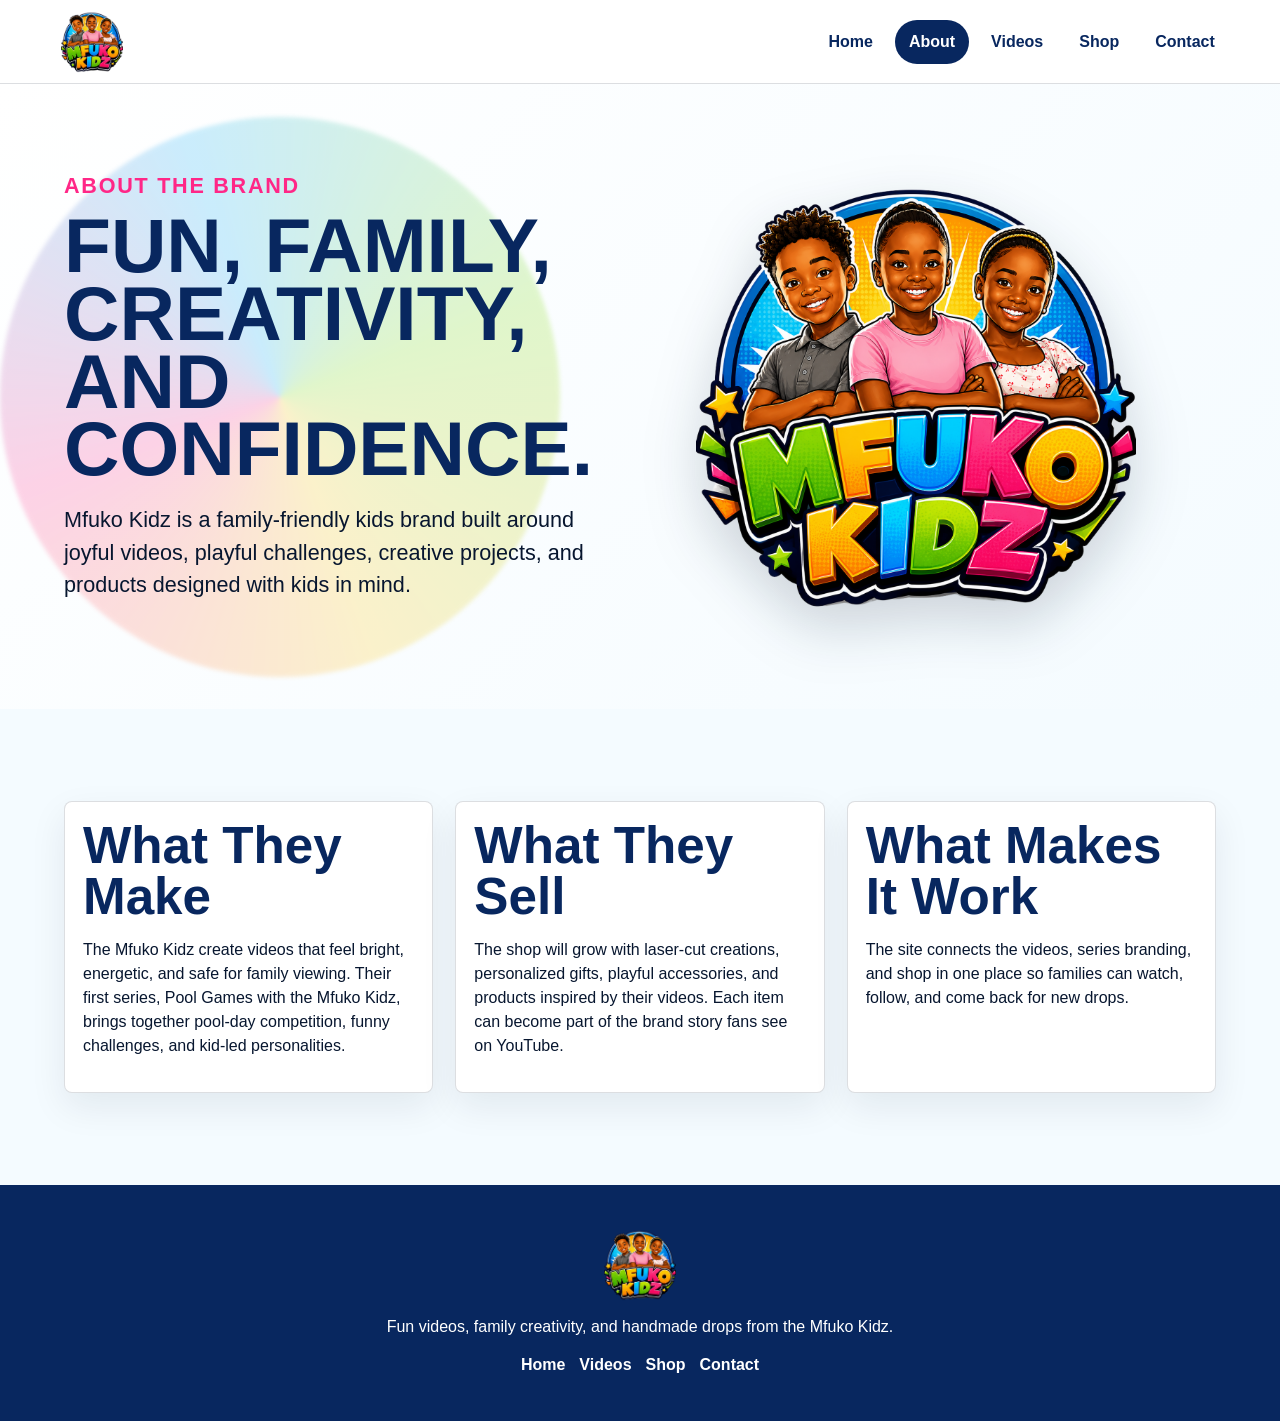
<file: about.html>
<!doctype html>
<html lang="en">
  <head>
    <meta charset="utf-8">
    <meta name="viewport" content="width=device-width, initial-scale=1">
    <title>About | Mfuko Kidz</title>
    <meta name="description" content="Meet Mfuko Kidz, a family-friendly brand for videos, games, creative projects, and kid-made products.">
    <link rel="stylesheet" href="styles.css">
  </head>
  <body>
    <header class="site-header">
      <a class="brand" href="index.html" aria-label="Mfuko Kidz home">
        <img src="assets/mfuko-kidz-logo.png" alt="Mfuko Kidz logo">
      </a>
      <button class="menu-toggle" type="button" aria-expanded="false" aria-controls="site-nav">Menu</button>
      <nav class="site-nav" id="site-nav" aria-label="Main navigation">
        <a href="index.html">Home</a>
        <a href="about.html" aria-current="page">About</a>
        <a href="videos.html">Videos</a>
        <a href="shop.html">Shop</a>
        <a href="contact.html">Contact</a>
      </nav>
    </header>

    <main>
      <section class="page-hero compact">
        <div>
          <p class="eyebrow">About the brand</p>
          <h1>Fun, family, creativity, and confidence.</h1>
          <p>Mfuko Kidz is a family-friendly kids brand built around joyful videos, playful challenges, creative projects, and products designed with kids in mind.</p>
        </div>
        <img src="assets/mfuko-kidz-logo.png" alt="Mfuko Kidz logo">
      </section>

      <section class="content-grid">
        <article>
          <h2>What They Make</h2>
          <p>The Mfuko Kidz create videos that feel bright, energetic, and safe for family viewing. Their first series, Pool Games with the Mfuko Kidz, brings together pool-day competition, funny challenges, and kid-led personalities.</p>
        </article>
        <article>
          <h2>What They Sell</h2>
          <p>The shop will grow with laser-cut creations, personalized gifts, playful accessories, and products inspired by their videos. Each item can become part of the brand story fans see on YouTube.</p>
        </article>
        <article>
          <h2>What Makes It Work</h2>
          <p>The site connects the videos, series branding, and shop in one place so families can watch, follow, and come back for new drops.</p>
        </article>
      </section>
    </main>

    <footer class="site-footer">
      <img src="assets/mfuko-kidz-logo.png" alt="Mfuko Kidz logo">
      <p>Fun videos, family creativity, and handmade drops from the Mfuko Kidz.</p>
      <nav aria-label="Footer navigation">
        <a href="index.html">Home</a>
        <a href="videos.html">Videos</a>
        <a href="shop.html">Shop</a>
        <a href="contact.html">Contact</a>
      </nav>
    </footer>

    <script src="script.js"></script>
  </body>
</html>
</file>
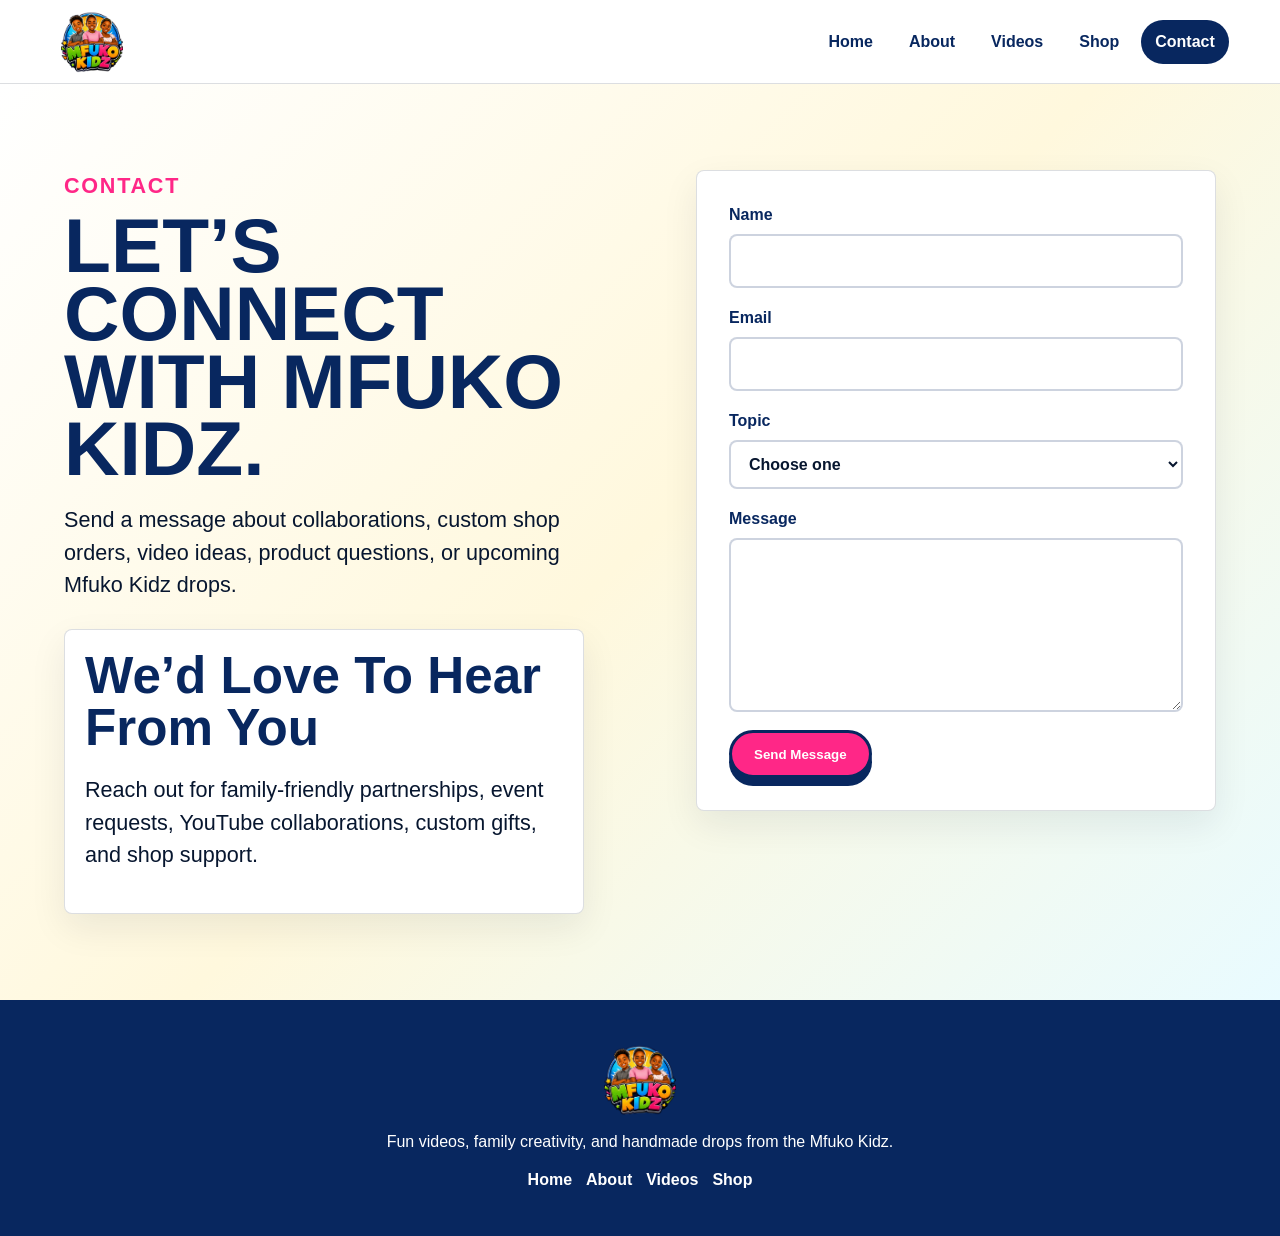
<file: contact.html>
<!doctype html>
<html lang="en">
  <head>
    <meta charset="utf-8">
    <meta name="viewport" content="width=device-width, initial-scale=1">
    <title>Contact | Mfuko Kidz</title>
    <meta name="description" content="Contact Mfuko Kidz for collaborations, shop questions, video ideas, and family-friendly brand opportunities.">
    <link rel="stylesheet" href="styles.css">
  </head>
  <body>
    <header class="site-header">
      <a class="brand" href="index.html" aria-label="Mfuko Kidz home">
        <img src="assets/mfuko-kidz-logo.png" alt="Mfuko Kidz logo">
      </a>
      <button class="menu-toggle" type="button" aria-expanded="false" aria-controls="site-nav">Menu</button>
      <nav class="site-nav" id="site-nav" aria-label="Main navigation">
        <a href="index.html">Home</a>
        <a href="about.html">About</a>
        <a href="videos.html">Videos</a>
        <a href="shop.html">Shop</a>
        <a href="contact.html" aria-current="page">Contact</a>
      </nav>
    </header>

    <main>
      <section class="contact-section">
        <div class="contact-copy">
          <p class="eyebrow">Contact</p>
          <h1>Let’s connect with Mfuko Kidz.</h1>
          <p>Send a message about collaborations, custom shop orders, video ideas, product questions, or upcoming Mfuko Kidz drops.</p>
          <div class="contact-card">
            <h2>We’d Love To Hear From You</h2>
            <p>Reach out for family-friendly partnerships, event requests, YouTube collaborations, custom gifts, and shop support.</p>
          </div>
        </div>
        <form class="contact-form" action="mailto:fredy@mission101media.com" method="post" enctype="text/plain">
          <label>
            Name
            <input type="text" name="name" autocomplete="name" required>
          </label>
          <label>
            Email
            <input type="email" name="email" autocomplete="email" required>
          </label>
          <label>
            Topic
            <select name="topic" required>
              <option value="">Choose one</option>
              <option>Shop question</option>
              <option>Video idea</option>
              <option>Collaboration</option>
              <option>Custom order</option>
            </select>
          </label>
          <label>
            Message
            <textarea name="message" rows="6" required></textarea>
          </label>
          <button class="button primary" type="submit">Send Message</button>
        </form>
      </section>
    </main>

    <footer class="site-footer">
      <img src="assets/mfuko-kidz-logo.png" alt="Mfuko Kidz logo">
      <p>Fun videos, family creativity, and handmade drops from the Mfuko Kidz.</p>
      <nav aria-label="Footer navigation">
        <a href="index.html">Home</a>
        <a href="about.html">About</a>
        <a href="videos.html">Videos</a>
        <a href="shop.html">Shop</a>
      </nav>
    </footer>

    <script src="script.js"></script>
  </body>
</html>
</file>
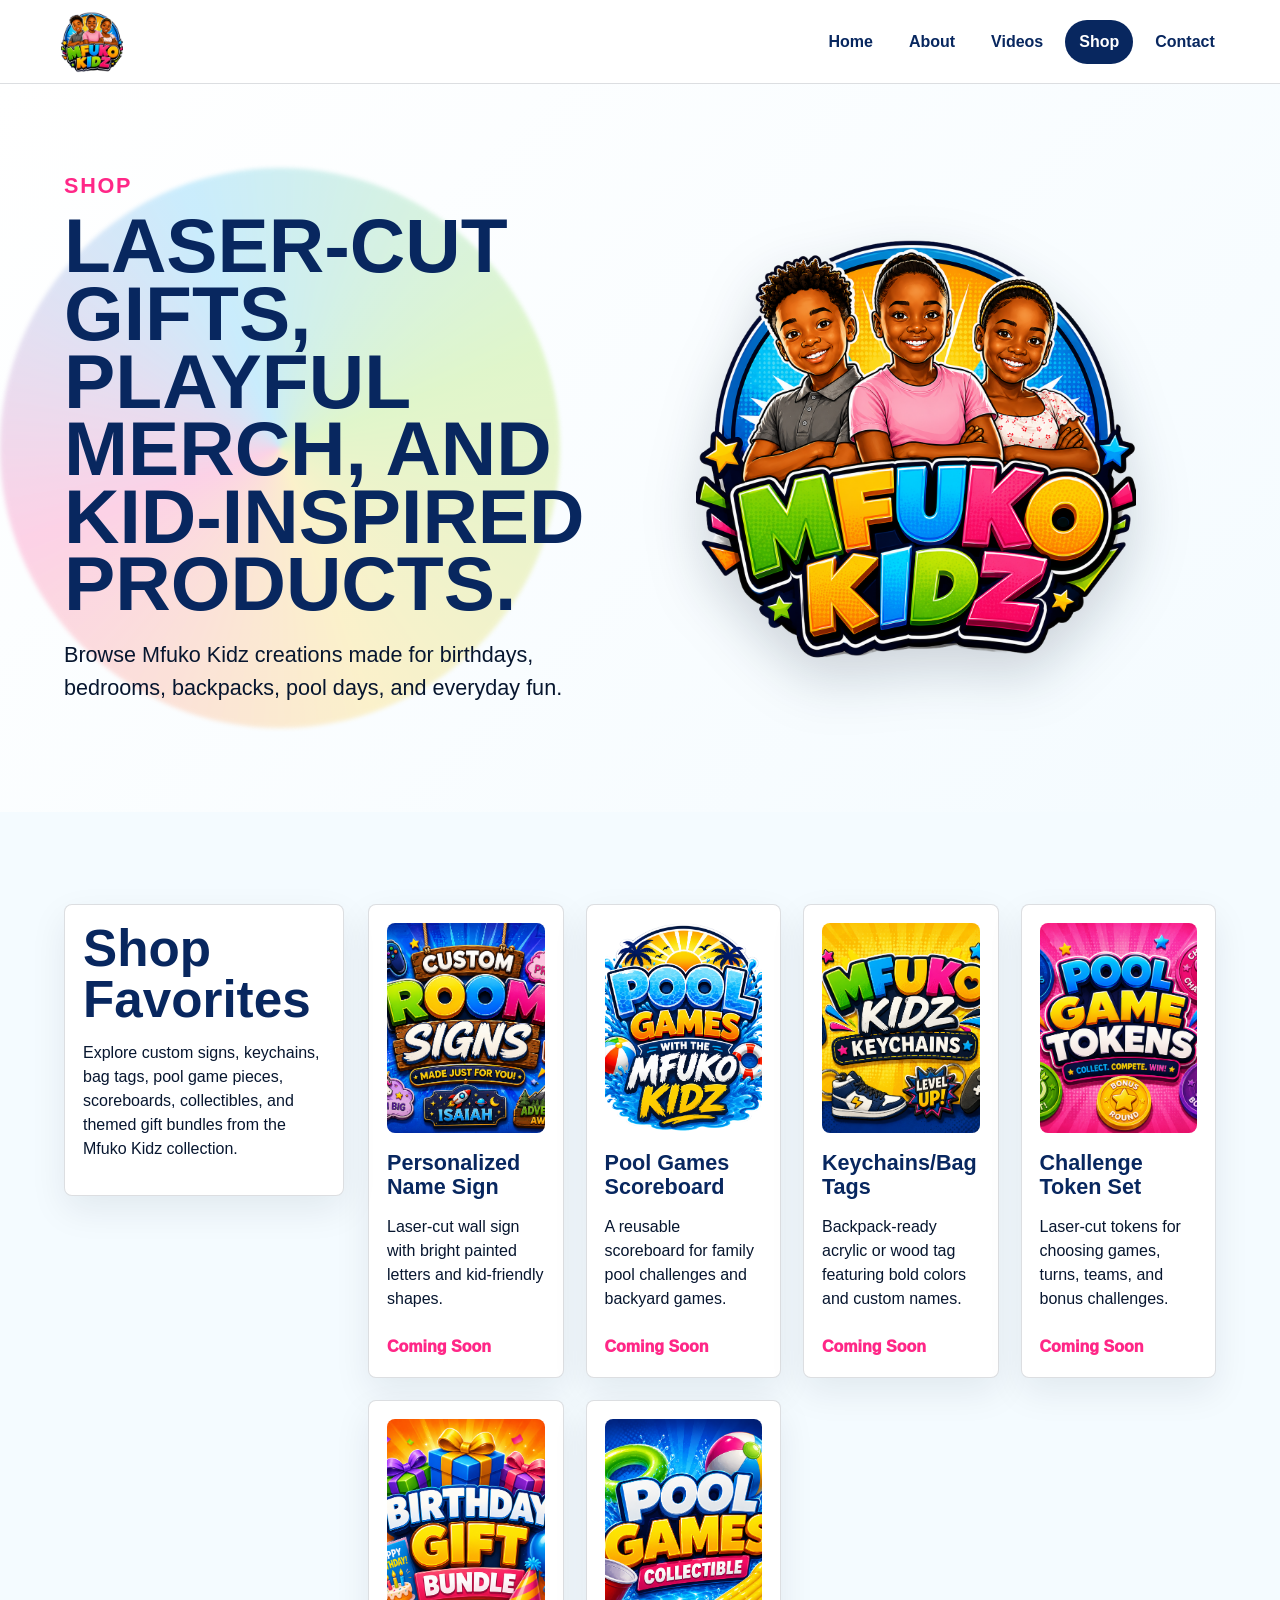
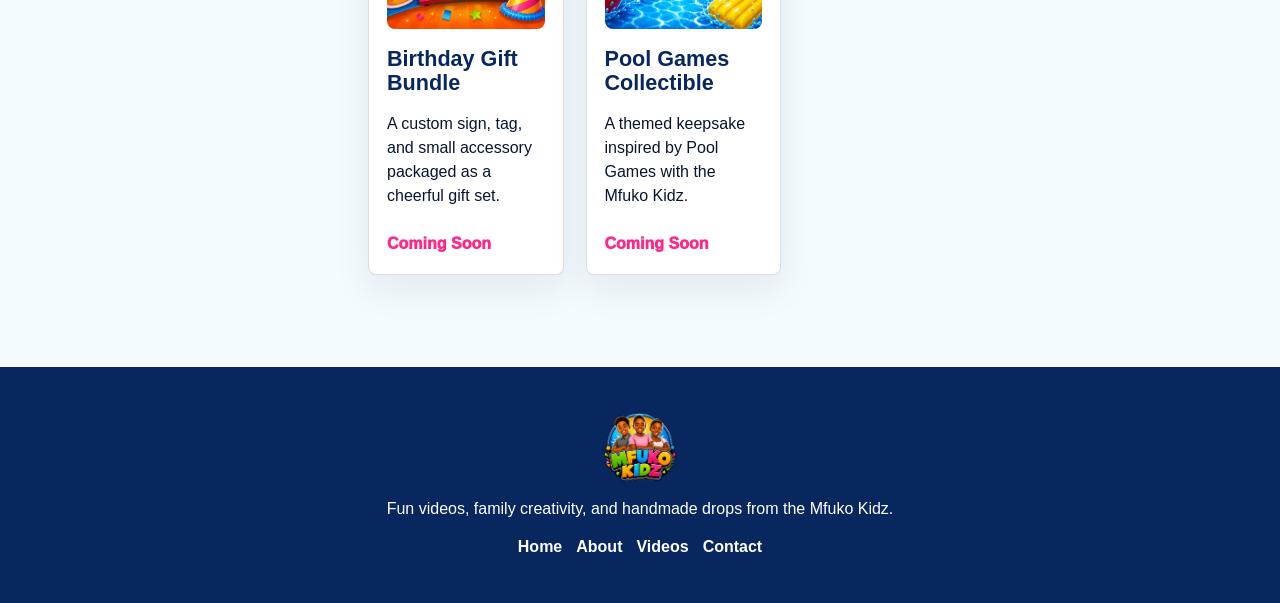
<file: shop.html>
<!doctype html>
<html lang="en">
  <head>
    <meta charset="utf-8">
    <meta name="viewport" content="width=device-width, initial-scale=1">
    <title>Shop | Mfuko Kidz</title>
    <meta name="description" content="Shop Mfuko Kidz laser-cut products, custom gifts, game pieces, and playful kid-inspired items.">
    <link rel="stylesheet" href="styles.css">
  </head>
  <body>
    <header class="site-header">
      <a class="brand" href="index.html" aria-label="Mfuko Kidz home">
        <img src="assets/mfuko-kidz-logo.png" alt="Mfuko Kidz logo">
      </a>
      <button class="menu-toggle" type="button" aria-expanded="false" aria-controls="site-nav">Menu</button>
      <nav class="site-nav" id="site-nav" aria-label="Main navigation">
        <a href="index.html">Home</a>
        <a href="about.html">About</a>
        <a href="videos.html">Videos</a>
        <a href="shop.html" aria-current="page">Shop</a>
        <a href="contact.html">Contact</a>
      </nav>
    </header>

    <main>
      <section class="page-hero compact">
        <div>
          <p class="eyebrow">Shop</p>
          <h1>Laser-cut gifts, playful merch, and kid-inspired products.</h1>
          <p>Browse Mfuko Kidz creations made for birthdays, bedrooms, backpacks, pool days, and everyday fun.</p>
        </div>
        <img src="assets/mfuko-kidz-logo.png" alt="Mfuko Kidz logo">
      </section>

      <section class="shop-layout">
        <aside class="shop-note">
          <h2>Shop Favorites</h2>
          <p>Explore custom signs, keychains, bag tags, pool game pieces, scoreboards, collectibles, and themed gift bundles from the Mfuko Kidz collection.</p>
        </aside>
        <div class="product-grid full">
          <article class="product-card">
            <div class="product-image product-photo">
              <img src="assets/custom-room-signs.png" alt="Custom name sign product graphic">
            </div>
            <h3>Personalized Name Sign</h3>
            <p>Laser-cut wall sign with bright painted letters and kid-friendly shapes.</p>
            <span class="price">Coming Soon</span>
          </article>
          <article class="product-card">
            <div class="product-image product-photo">
              <img src="assets/pool-games-logo.png" alt="Pool Games with the Mfuko Kidz graphic">
            </div>
            <h3>Pool Games Scoreboard</h3>
            <p>A reusable scoreboard for family pool challenges and backyard games.</p>
            <span class="price">Coming Soon</span>
          </article>
          <article class="product-card">
            <div class="product-image product-photo">
              <img src="assets/mfuko-kidz-keychains.png" alt="Mfuko Kidz keychains and bag tag product graphic">
            </div>
            <h3>Keychains/Bag Tags</h3>
            <p>Backpack-ready acrylic or wood tag featuring bold colors and custom names.</p>
            <span class="price">Coming Soon</span>
          </article>
          <article class="product-card">
            <div class="product-image product-photo">
              <img src="assets/pool-game-tokens.png" alt="Pool game tokens product graphic">
            </div>
            <h3>Challenge Token Set</h3>
            <p>Laser-cut tokens for choosing games, turns, teams, and bonus challenges.</p>
            <span class="price">Coming Soon</span>
          </article>
          <article class="product-card">
            <div class="product-image product-photo">
              <img src="assets/birthday-gift-bundle.png" alt="Birthday gift bundle product graphic">
            </div>
            <h3>Birthday Gift Bundle</h3>
            <p>A custom sign, tag, and small accessory packaged as a cheerful gift set.</p>
            <span class="price">Coming Soon</span>
          </article>
          <article class="product-card">
            <div class="product-image product-photo">
              <img src="assets/pool-games-collectible.png" alt="Pool Games collectible product graphic">
            </div>
            <h3>Pool Games Collectible</h3>
            <p>A themed keepsake inspired by Pool Games with the Mfuko Kidz.</p>
            <span class="price">Coming Soon</span>
          </article>
        </div>
      </section>
    </main>

    <footer class="site-footer">
      <img src="assets/mfuko-kidz-logo.png" alt="Mfuko Kidz logo">
      <p>Fun videos, family creativity, and handmade drops from the Mfuko Kidz.</p>
      <nav aria-label="Footer navigation">
        <a href="index.html">Home</a>
        <a href="about.html">About</a>
        <a href="videos.html">Videos</a>
        <a href="contact.html">Contact</a>
      </nav>
    </footer>

    <script src="script.js"></script>
  </body>
</html>
</file>
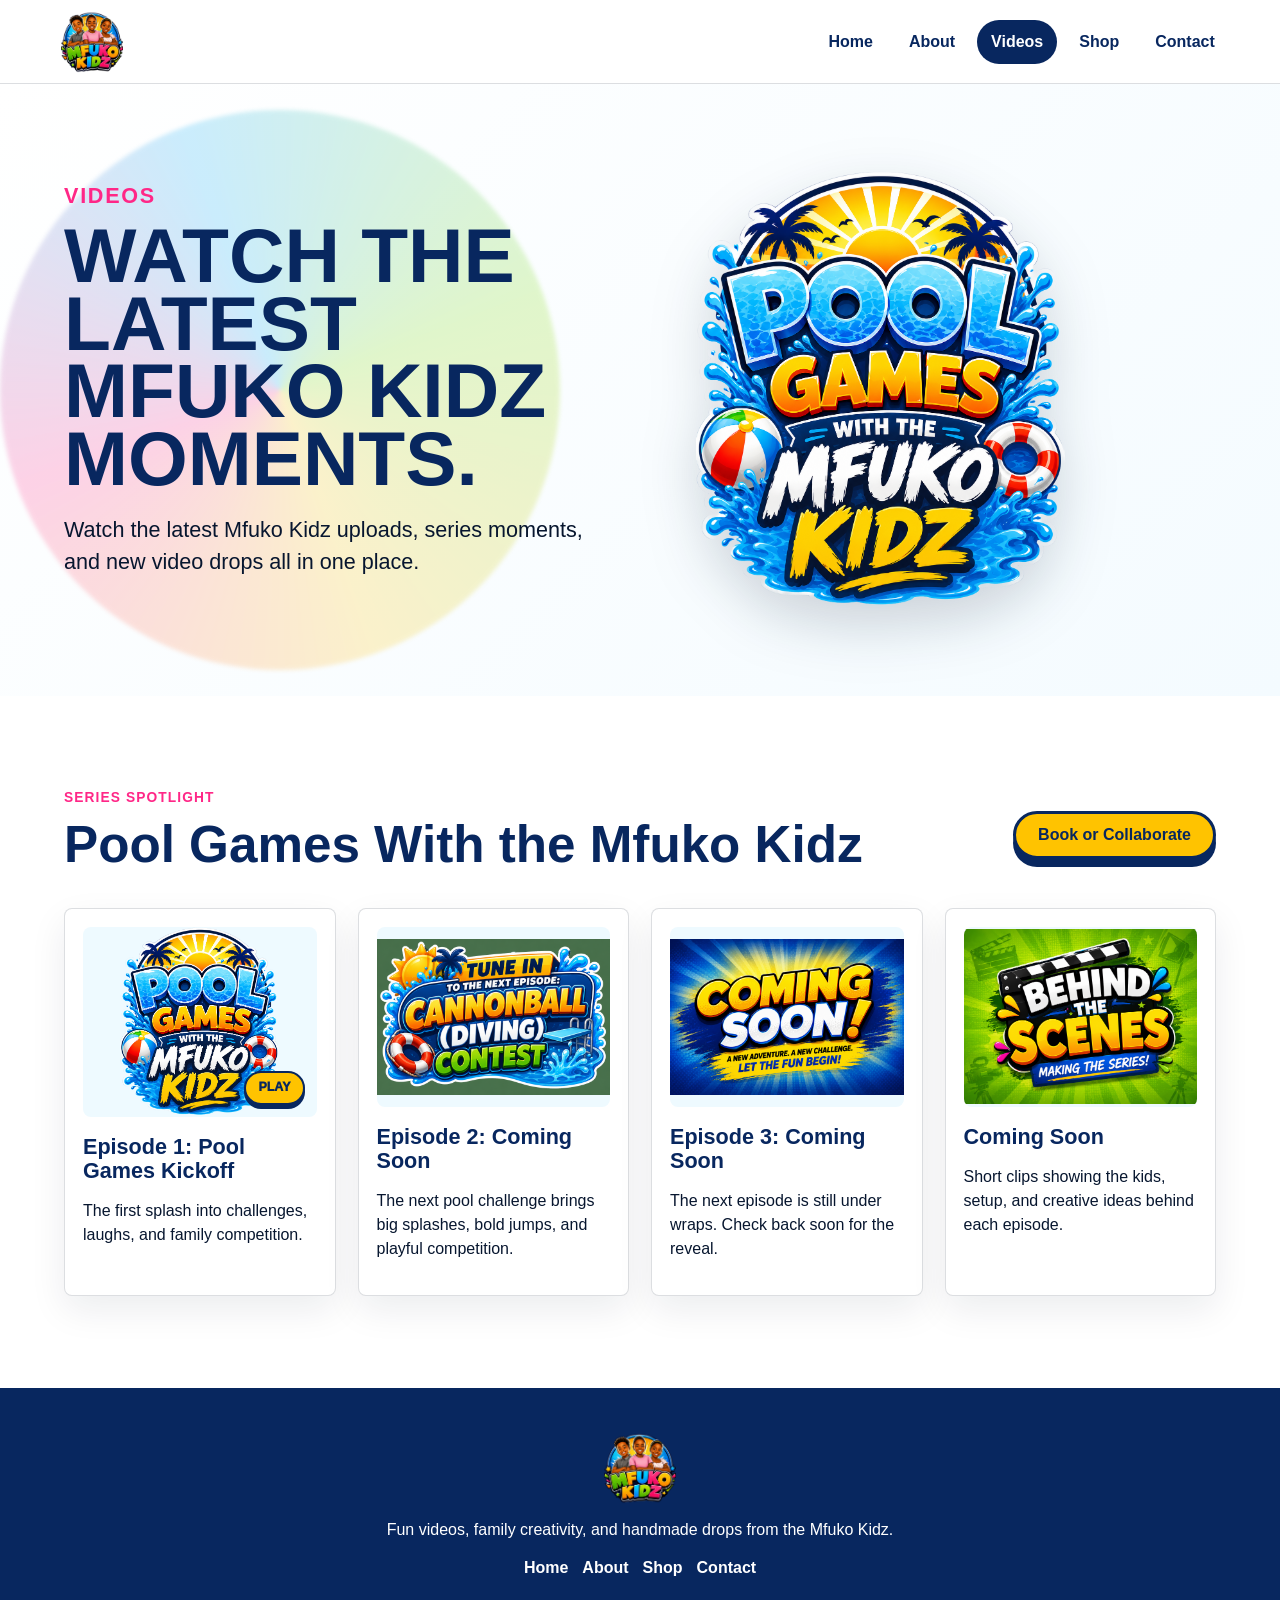
<file: videos.html>
<!doctype html>
<html lang="en">
  <head>
    <meta charset="utf-8">
    <meta name="viewport" content="width=device-width, initial-scale=1">
    <title>Videos | Mfuko Kidz</title>
    <meta name="description" content="Watch Mfuko Kidz videos and follow the Pool Games with the Mfuko Kidz series.">
    <link rel="stylesheet" href="styles.css">
  </head>
  <body>
    <header class="site-header">
      <a class="brand" href="index.html" aria-label="Mfuko Kidz home">
        <img src="assets/mfuko-kidz-logo.png" alt="Mfuko Kidz logo">
      </a>
      <button class="menu-toggle" type="button" aria-expanded="false" aria-controls="site-nav">Menu</button>
      <nav class="site-nav" id="site-nav" aria-label="Main navigation">
        <a href="index.html">Home</a>
        <a href="about.html">About</a>
        <a href="videos.html" aria-current="page">Videos</a>
        <a href="shop.html">Shop</a>
        <a href="contact.html">Contact</a>
      </nav>
    </header>

    <main>
      <section class="page-hero video-page">
        <div>
          <p class="eyebrow">Videos</p>
          <h1>Watch the latest Mfuko Kidz moments.</h1>
          <p>Watch the latest Mfuko Kidz uploads, series moments, and new video drops all in one place.</p>
        </div>
        <img src="assets/pool-games-logo.png" alt="Pool Games with the Mfuko Kidz logo">
      </section>

      <section class="section-band" id="pool-games">
        <div class="series-header">
          <div>
            <p class="eyebrow">Series spotlight</p>
            <h2>Pool Games With the Mfuko Kidz</h2>
          </div>
          <a class="button secondary" href="contact.html">Book or Collaborate</a>
        </div>
        <div class="video-grid">
          <article class="video-card">
            <a class="video-link" href="https://youtu.be/8swcSm9RzHE" target="_blank" rel="noopener" aria-label="Watch Episode 1 on YouTube">
              <div class="video-thumb with-image">
                <img src="assets/pool-games-logo.png" alt="Pool Games series logo">
                <span class="play-badge">Play</span>
              </div>
            </a>
            <h3>Episode 1: Pool Games Kickoff</h3>
            <p>The first splash into challenges, laughs, and family competition.</p>
          </article>
          <article class="video-card">
            <div class="video-thumb with-image">
              <img src="assets/cannonball-contest.png" alt="Cannonball diving contest episode graphic">
            </div>
            <h3>Episode 2: Coming Soon</h3>
            <p>The next pool challenge brings big splashes, bold jumps, and playful competition.</p>
          </article>
          <article class="video-card">
            <div class="video-thumb with-image">
              <img src="assets/coming-soon-video.png" alt="Coming soon video graphic">
            </div>
            <h3>Episode 3: Coming Soon</h3>
            <p>The next episode is still under wraps. Check back soon for the reveal.</p>
          </article>
          <article class="video-card">
            <div class="video-thumb with-image">
              <img src="assets/behind-the-scenes.png" alt="Behind the scenes series graphic">
            </div>
            <h3>Coming Soon</h3>
            <p>Short clips showing the kids, setup, and creative ideas behind each episode.</p>
          </article>
        </div>
      </section>
    </main>

    <footer class="site-footer">
      <img src="assets/mfuko-kidz-logo.png" alt="Mfuko Kidz logo">
      <p>Fun videos, family creativity, and handmade drops from the Mfuko Kidz.</p>
      <nav aria-label="Footer navigation">
        <a href="index.html">Home</a>
        <a href="about.html">About</a>
        <a href="shop.html">Shop</a>
        <a href="contact.html">Contact</a>
      </nav>
    </footer>

    <script src="script.js"></script>
  </body>
</html>
</file>
<file: styles.css>
:root {
  --ink: #07162f;
  --navy: #08275f;
  --blue: #02a8f5;
  --deep-blue: #0066d8;
  --green: #78d900;
  --pink: #ff2787;
  --yellow: #ffc300;
  --orange: #ff7b00;
  --white: #ffffff;
  --soft: #f4fbff;
  --line: rgba(7, 22, 47, 0.14);
  --shadow: 0 24px 60px rgba(7, 22, 47, 0.16);
}

* {
  box-sizing: border-box;
}

html {
  scroll-behavior: smooth;
}

body {
  margin: 0;
  color: var(--ink);
  background: var(--white);
  font-family: Arial, Helvetica, sans-serif;
  line-height: 1.5;
}

img {
  display: block;
  max-width: 100%;
}

a {
  color: inherit;
  text-decoration: none;
}

.site-header {
  position: sticky;
  top: 0;
  z-index: 20;
  display: flex;
  align-items: center;
  justify-content: space-between;
  gap: 24px;
  min-height: 84px;
  padding: 10px clamp(18px, 4vw, 54px);
  background: rgba(255, 255, 255, 0.92);
  border-bottom: 1px solid var(--line);
  backdrop-filter: blur(14px);
}

.brand img {
  width: 82px;
  height: 62px;
  object-fit: contain;
}

.site-nav {
  display: flex;
  align-items: center;
  gap: 8px;
}

.site-nav a {
  padding: 10px 14px;
  border-radius: 999px;
  color: var(--navy);
  font-weight: 800;
}

.site-nav a:hover,
.site-nav a[aria-current="page"] {
  color: var(--white);
  background: var(--navy);
}

.menu-toggle {
  display: none;
  border: 0;
  border-radius: 999px;
  padding: 11px 16px;
  color: var(--white);
  background: var(--navy);
  font: inherit;
  font-weight: 800;
}

.hero,
.page-hero,
.contact-section {
  display: grid;
  grid-template-columns: minmax(0, 1fr) minmax(280px, 520px);
  align-items: center;
  gap: clamp(28px, 6vw, 76px);
  min-height: calc(100vh - 84px);
  padding: clamp(38px, 7vw, 86px) clamp(18px, 5vw, 72px);
  overflow: hidden;
}

.hero {
  position: relative;
  background:
    radial-gradient(circle at 14% 16%, rgba(255, 195, 0, 0.32), transparent 27%),
    radial-gradient(circle at 84% 12%, rgba(2, 168, 245, 0.28), transparent 26%),
    linear-gradient(135deg, #ffffff 0%, #f0fbff 52%, #fff6d5 100%);
}

.hero::after {
  position: absolute;
  inset: 0;
  z-index: 0;
  content: "";
  background:
    linear-gradient(90deg, rgba(255, 255, 255, 0.72) 0%, rgba(255, 255, 255, 0.46) 45%, rgba(255, 255, 255, 0.16) 100%),
    radial-gradient(circle at 18% 24%, rgba(255, 195, 0, 0.2), transparent 30%),
    radial-gradient(circle at 80% 18%, rgba(2, 168, 245, 0.16), transparent 28%);
  pointer-events: none;
}

.hero-video-bg {
  position: absolute;
  inset: 0;
  z-index: 0;
  background: linear-gradient(135deg, #ffffff, #f0fbff 52%, #fff6d5);
  overflow: hidden;
}

.hero-video-bg video,
.hero-video-bg iframe {
  width: 100%;
  height: 100%;
  border: 0;
  object-fit: cover;
}

.hero > :not(.hero-video-bg) {
  position: relative;
  z-index: 1;
}

.hero h1,
.page-hero h1,
.contact-section h1 {
  margin: 0;
  max-width: 850px;
  color: var(--navy);
  font-size: clamp(3.2rem, 9vw, 8.6rem);
  line-height: 0.88;
  letter-spacing: 0;
  text-transform: uppercase;
}

.page-hero h1,
.contact-section h1 {
  font-size: clamp(2.55rem, 6vw, 5.8rem);
}

.hero p,
.page-hero p,
.contact-section p {
  max-width: 650px;
  font-size: clamp(1.05rem, 2vw, 1.35rem);
}

.hero-art {
  position: relative;
  display: grid;
  place-items: center;
}

.hero-art::before,
.page-hero::before {
  position: absolute;
  content: "";
  width: min(54vw, 560px);
  aspect-ratio: 1;
  border-radius: 50%;
  background: conic-gradient(from 160deg, var(--yellow), var(--pink), var(--blue), var(--green), var(--yellow));
  opacity: 0.2;
  filter: blur(2px);
}

.hero-art img {
  position: relative;
  max-height: min(66vh, 650px);
  filter: drop-shadow(0 28px 32px rgba(7, 22, 47, 0.22));
}

.eyebrow {
  margin: 0 0 10px;
  color: var(--pink);
  font-size: 0.86rem;
  font-weight: 900;
  letter-spacing: 0.08em;
  text-transform: uppercase;
}

.hero-actions,
.series-header {
  display: flex;
  flex-wrap: wrap;
  align-items: center;
  gap: 14px;
  margin-top: 26px;
}

.button {
  display: inline-flex;
  align-items: center;
  justify-content: center;
  min-height: 48px;
  border: 3px solid var(--navy);
  border-radius: 999px;
  padding: 0 22px;
  font-weight: 900;
  box-shadow: 0 8px 0 var(--navy);
  transition: transform 160ms ease, box-shadow 160ms ease;
}

.button:hover {
  transform: translateY(3px);
  box-shadow: 0 5px 0 var(--navy);
}

.button.primary {
  color: var(--white);
  background: var(--pink);
}

.button.secondary {
  color: var(--navy);
  background: var(--yellow);
}

.section-band,
.split-section,
.content-grid,
.shop-layout {
  padding: clamp(52px, 8vw, 92px) clamp(18px, 5vw, 72px);
}

.blue-band {
  color: var(--white);
  background: linear-gradient(135deg, var(--navy), var(--deep-blue) 54%, #00a2e8);
}

.blue-band .eyebrow {
  color: var(--yellow);
}

.section-heading {
  max-width: 790px;
  margin: 0 auto 32px;
  text-align: center;
}

h2 {
  margin: 0 0 12px;
  color: var(--navy);
  font-size: clamp(2rem, 4vw, 4rem);
  line-height: 1;
}

.blue-band h2 {
  color: var(--white);
}

h3 {
  margin: 0 0 10px;
  color: var(--navy);
  font-size: 1.35rem;
  line-height: 1.12;
}

.blue-band h3 {
  color: var(--white);
}

.video-slider {
  position: relative;
  max-width: 1120px;
  margin: 0 auto;
}

.video-feature {
  display: grid;
  grid-template-columns: minmax(260px, 0.9fr) minmax(0, 1.1fr);
  align-items: center;
  gap: clamp(22px, 5vw, 50px);
  min-height: 440px;
  padding: clamp(18px, 4vw, 44px);
  border: 4px solid rgba(255, 255, 255, 0.8);
  border-radius: 28px;
  background: rgba(255, 255, 255, 0.12);
  box-shadow: var(--shadow);
}

.video-feature.is-hidden {
  display: none;
}

.video-poster {
  position: relative;
  display: grid;
  place-items: center;
  min-height: 330px;
  border-radius: 22px;
  background: var(--white);
  overflow: hidden;
}

.video-poster img {
  position: relative;
  z-index: 2;
  max-height: 320px;
  object-fit: contain;
}

.media-poster::after {
  position: absolute;
  inset: 0;
  z-index: 1;
  content: "";
  background: linear-gradient(180deg, rgba(7, 22, 47, 0.05), rgba(7, 22, 47, 0.34));
  pointer-events: none;
}

.white-poster {
  background: var(--white);
}

.white-poster::after,
.white-poster .slide-video,
.white-poster iframe {
  display: none;
}

.slide-video,
.youtube-poster iframe {
  position: absolute;
  inset: 0;
  width: 100%;
  height: 100%;
  border: 0;
  object-fit: cover;
}

.youtube-poster iframe {
  z-index: 2;
}

.video-fallback {
  position: absolute;
  inset: 0;
  z-index: 0;
  width: 100%;
  min-height: 100%;
  border-radius: 0;
}

.gradient-card {
  color: var(--navy);
  font-size: clamp(2rem, 5vw, 4.6rem);
  font-weight: 950;
  line-height: 0.9;
  text-align: center;
  text-transform: uppercase;
}

.gradient-card.yellow {
  background: linear-gradient(135deg, var(--yellow), #fff5a8);
}

.gradient-card.green {
  background: linear-gradient(135deg, var(--green), #cfff61);
}

.video-details p {
  max-width: 560px;
  font-size: 1.15rem;
}

.pill {
  display: inline-flex;
  margin-bottom: 14px;
  border-radius: 999px;
  padding: 7px 13px;
  color: var(--navy);
  background: var(--yellow);
  font-size: 0.78rem;
  font-weight: 900;
  text-transform: uppercase;
}

.slider-control {
  position: absolute;
  top: 50%;
  z-index: 2;
  width: 46px;
  height: 46px;
  border: 3px solid var(--navy);
  border-radius: 999px;
  color: var(--navy);
  background: var(--yellow);
  font-size: 2rem;
  font-weight: 900;
  line-height: 1;
  transform: translateY(-50%);
}

.slider-control.previous {
  left: -18px;
}

.slider-control.next {
  right: -18px;
}

.slider-dots {
  display: flex;
  justify-content: center;
  gap: 8px;
  margin-top: 20px;
}

.slider-dots button {
  width: 12px;
  height: 12px;
  border: 2px solid var(--white);
  border-radius: 50%;
  padding: 0;
  background: transparent;
}

.slider-dots button[aria-current="true"] {
  background: var(--yellow);
}

.split-section {
  display: grid;
  grid-template-columns: minmax(0, 0.85fr) minmax(260px, 430px);
  align-items: center;
  gap: clamp(26px, 6vw, 70px);
  background: #fff9e7;
}

.split-section p {
  max-width: 680px;
  font-size: 1.15rem;
}

.series-logo {
  max-height: 520px;
  object-fit: contain;
  filter: drop-shadow(0 22px 24px rgba(7, 22, 47, 0.2));
}

.text-link {
  display: inline-flex;
  margin-top: 14px;
  color: var(--deep-blue);
  font-weight: 900;
  text-decoration: underline;
  text-decoration-thickness: 3px;
  text-underline-offset: 6px;
}

.shop-preview {
  background: var(--soft);
}

.product-grid,
.video-grid,
.content-grid {
  display: grid;
  grid-template-columns: repeat(3, minmax(0, 1fr));
  gap: 22px;
}

.product-grid.full,
.video-grid {
  grid-template-columns: repeat(4, minmax(0, 1fr));
}

.product-card,
.video-card,
.content-grid article,
.shop-note,
.contact-card,
.contact-form {
  border: 1px solid var(--line);
  border-radius: 8px;
  background: var(--white);
  box-shadow: 0 14px 36px rgba(7, 22, 47, 0.08);
}

.product-card,
.video-card,
.content-grid article,
.shop-note {
  padding: 18px;
}

.product-image,
.video-thumb {
  position: relative;
  display: grid;
  place-items: center;
  min-height: 180px;
  margin-bottom: 18px;
  border-radius: 8px;
  color: var(--white);
  font-size: 1.55rem;
  font-weight: 950;
  text-align: center;
  text-transform: uppercase;
}

.product-photo {
  min-height: 210px;
  padding: 0;
  background: var(--white);
  overflow: hidden;
}

.product-photo img {
  width: 100%;
  height: 100%;
  min-height: 210px;
  object-fit: cover;
}

.video-link {
  display: block;
}

.video-link:hover .video-thumb {
  transform: translateY(-3px);
}

.play-badge {
  position: absolute;
  right: 12px;
  bottom: 12px;
  display: inline-flex;
  align-items: center;
  justify-content: center;
  min-width: 58px;
  min-height: 34px;
  border: 2px solid var(--navy);
  border-radius: 999px;
  padding: 0 12px;
  color: var(--navy);
  background: var(--yellow);
  font-size: 0.78rem;
  font-weight: 950;
  box-shadow: 0 4px 0 var(--navy);
}

.product-image.blue,
.video-thumb.blue {
  background: linear-gradient(135deg, var(--deep-blue), var(--blue));
}

.product-image.pink {
  background: linear-gradient(135deg, var(--pink), #ff86bc);
}

.product-image.yellow,
.video-thumb.yellow {
  color: var(--navy);
  background: linear-gradient(135deg, var(--yellow), #fff184);
}

.product-image.green,
.video-thumb.green {
  color: var(--navy);
  background: linear-gradient(135deg, var(--green), #caff47);
}

.product-image.orange {
  background: linear-gradient(135deg, var(--orange), var(--yellow));
}

.product-image.navy {
  background: linear-gradient(135deg, var(--navy), var(--deep-blue));
}

.price {
  display: inline-flex;
  margin-top: 8px;
  color: var(--pink);
  font-weight: 950;
}

.page-hero {
  position: relative;
  min-height: 560px;
  background: linear-gradient(135deg, #ffffff, var(--soft));
}

.page-hero.compact,
.page-hero.video-page {
  min-height: 520px;
}

.page-hero > * {
  position: relative;
}

.page-hero img {
  max-height: 440px;
  object-fit: contain;
  filter: drop-shadow(0 22px 28px rgba(7, 22, 47, 0.18));
}

.content-grid {
  background: var(--soft);
}

.shop-layout {
  display: grid;
  grid-template-columns: 280px minmax(0, 1fr);
  gap: 24px;
  background: var(--soft);
}

.shop-note {
  position: sticky;
  top: 112px;
  align-self: start;
}

.series-header {
  justify-content: space-between;
  margin-top: 0;
  margin-bottom: 26px;
}

.video-thumb.with-image {
  background: #eefaff;
  overflow: hidden;
}

.video-thumb.with-image img {
  width: 100%;
  max-height: 190px;
  object-fit: contain;
}

.video-thumb.with-embed {
  padding: 0;
  background: var(--navy);
  overflow: hidden;
}

.video-thumb.with-embed iframe {
  width: 100%;
  height: 100%;
  min-height: 220px;
  border: 0;
}

.contact-section {
  align-items: start;
  background: linear-gradient(135deg, #ffffff, #fff8dd 50%, #e9fbff);
}

.contact-card {
  max-width: 520px;
  margin-top: 28px;
  padding: 20px;
}

.contact-form {
  width: min(100%, 560px);
  padding: clamp(18px, 4vw, 32px);
}

.contact-form label {
  display: grid;
  gap: 7px;
  margin-bottom: 18px;
  color: var(--navy);
  font-weight: 900;
}

.contact-form input,
.contact-form select,
.contact-form textarea {
  width: 100%;
  border: 2px solid rgba(8, 39, 95, 0.2);
  border-radius: 8px;
  padding: 13px 14px;
  color: var(--ink);
  background: var(--white);
  font: inherit;
}

.contact-form textarea {
  resize: vertical;
}

.site-footer {
  display: grid;
  justify-items: center;
  gap: 14px;
  padding: 44px 18px;
  color: var(--white);
  text-align: center;
  background: var(--navy);
}

.site-footer img {
  width: 92px;
  height: 72px;
  object-fit: contain;
}

.site-footer p {
  margin: 0;
  max-width: 520px;
}

.site-footer nav {
  display: flex;
  flex-wrap: wrap;
  justify-content: center;
  gap: 14px;
  font-weight: 900;
}

@media (max-width: 960px) {
  .hero,
  .page-hero,
  .contact-section,
  .split-section,
  .shop-layout {
    grid-template-columns: 1fr;
  }

  .hero {
    min-height: auto;
  }

  .hero-copy {
    order: 2;
  }

  .hero-art {
    order: 1;
  }

  .hero-art img {
    max-height: 420px;
  }

  .video-feature {
    grid-template-columns: 1fr;
  }

  .product-grid,
  .product-grid.full,
  .video-grid,
  .content-grid {
    grid-template-columns: repeat(2, minmax(0, 1fr));
  }

  .shop-note {
    position: static;
  }
}

@media (max-width: 720px) {
  .site-header {
    min-height: 76px;
  }

  .menu-toggle {
    display: inline-flex;
  }

  .site-nav {
    position: absolute;
    top: 76px;
    right: 18px;
    left: 18px;
    display: none;
    flex-direction: column;
    align-items: stretch;
    padding: 14px;
    border: 1px solid var(--line);
    border-radius: 8px;
    background: var(--white);
    box-shadow: var(--shadow);
  }

  .site-nav.is-open {
    display: flex;
  }

  .site-nav a {
    border-radius: 8px;
  }

  .brand img {
    width: 70px;
    height: 54px;
  }

  .hero,
  .page-hero,
  .contact-section {
    min-height: auto;
    padding-top: 32px;
  }

  .hero h1,
  .page-hero h1,
  .contact-section h1 {
    font-size: clamp(2.6rem, 18vw, 4.6rem);
  }

  .video-feature {
    min-height: 0;
    border-radius: 18px;
  }

  .video-poster {
    min-height: 250px;
  }

  .slider-control {
    top: auto;
    bottom: -68px;
    transform: none;
  }

  .slider-control.previous {
    left: calc(50% - 58px);
  }

  .slider-control.next {
    right: calc(50% - 58px);
  }

  .slider-dots {
    margin-top: 82px;
  }

  .product-grid,
  .product-grid.full,
  .video-grid,
  .content-grid {
    grid-template-columns: 1fr;
  }
}
</file>
